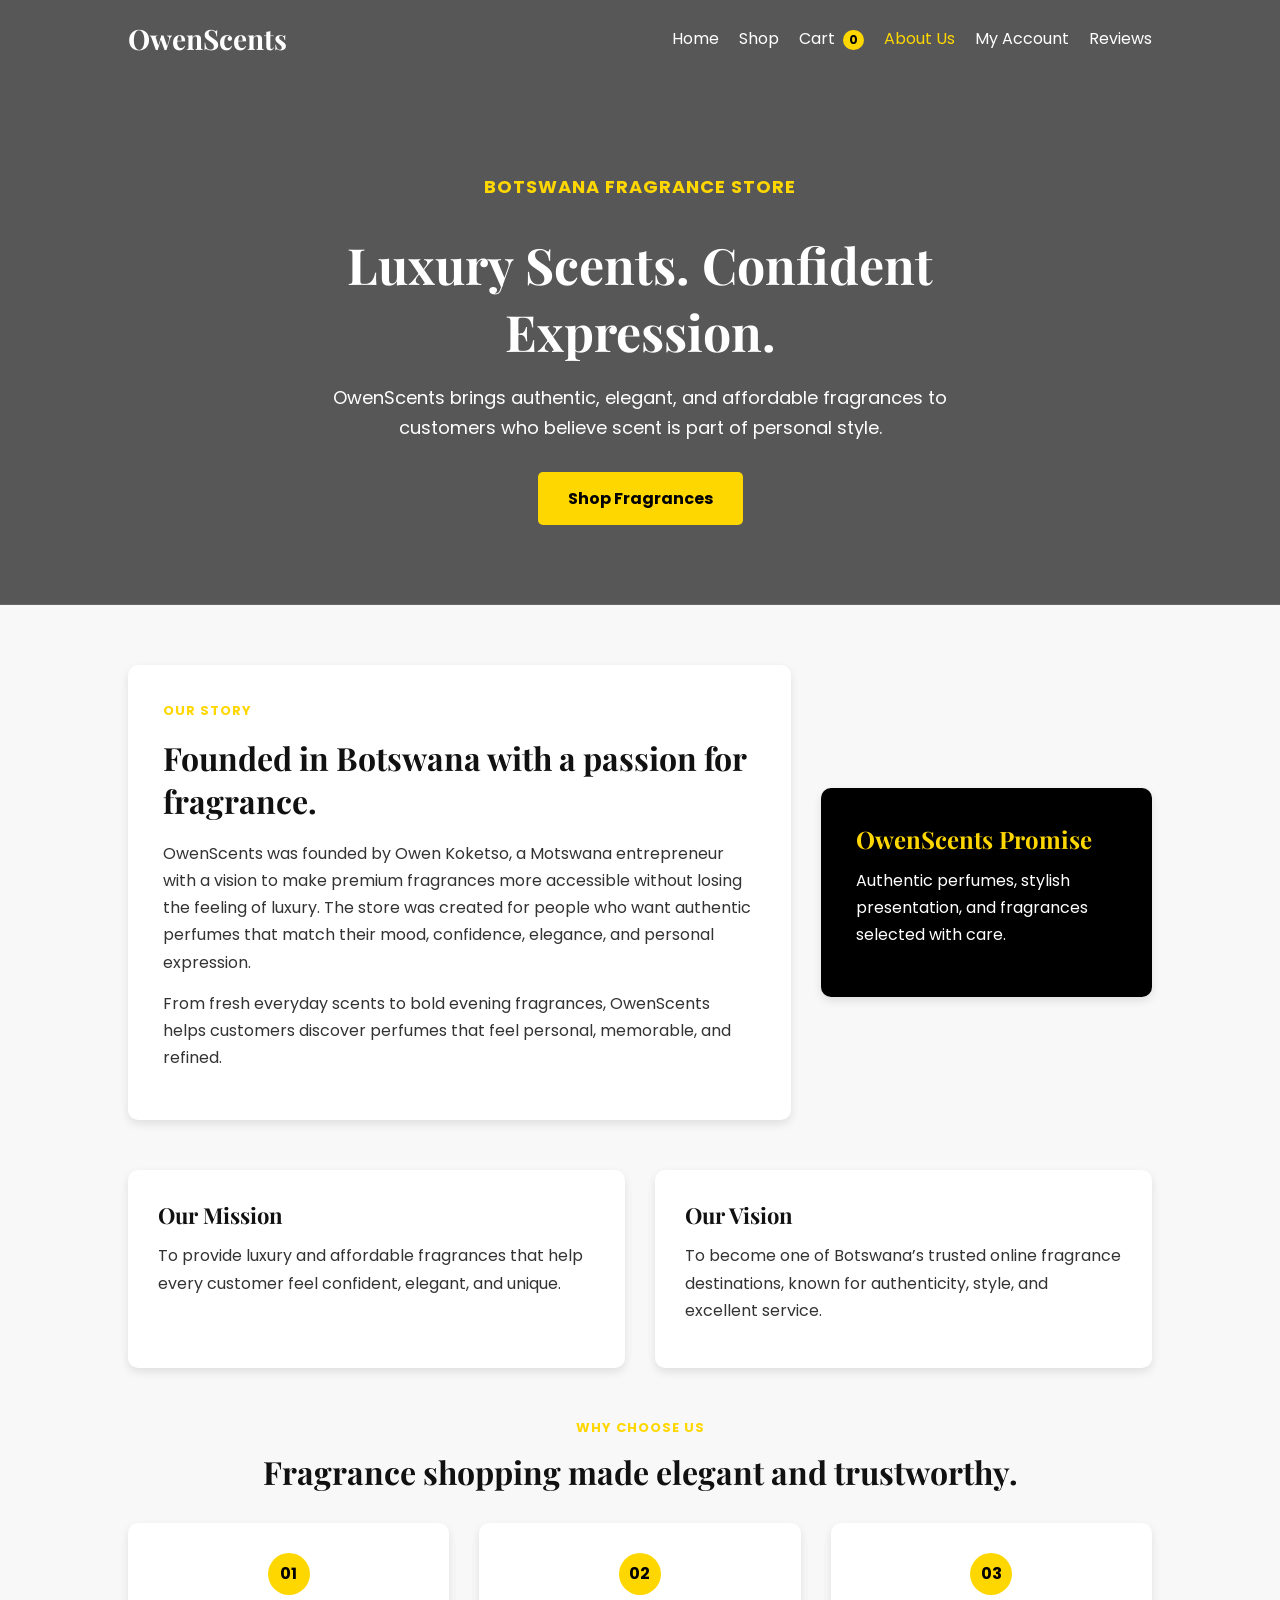
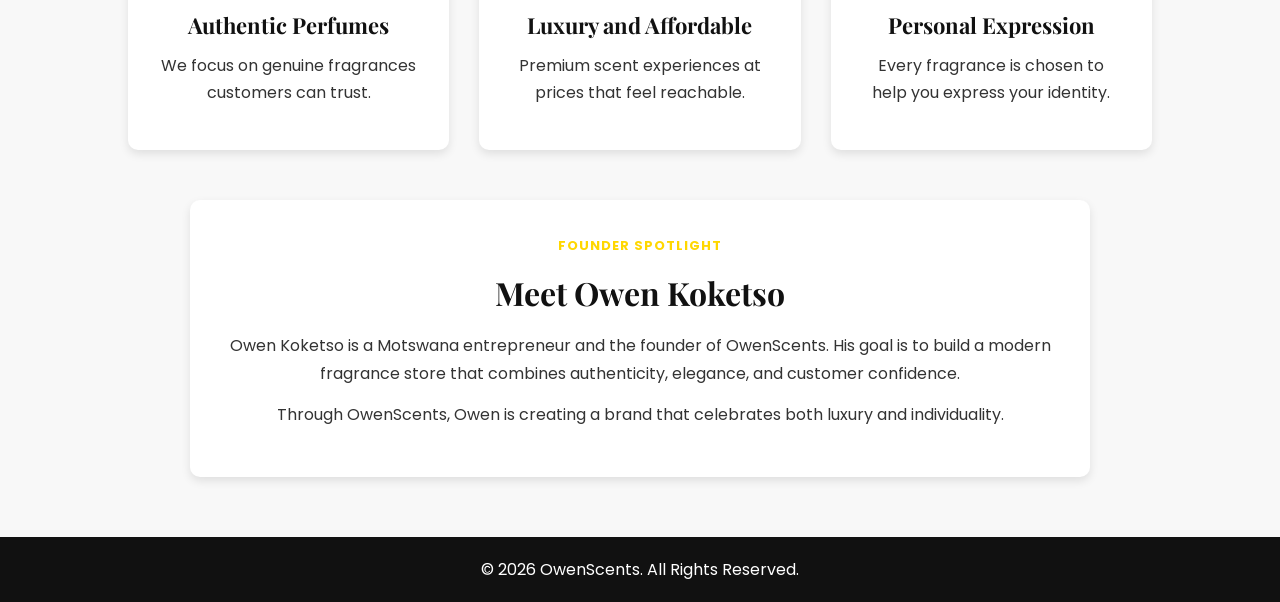
<file: about.html>
<!DOCTYPE html>
<html lang="en">
<head>
  <!-- Basic page setup -->
  <meta charset="UTF-8">
  <meta name="viewport" content="width=device-width, initial-scale=1.0">
  <title>About Us | OwenScents</title>

  <!-- Google Fonts for elegant headings and modern body text -->
  <link rel="preconnect" href="https://fonts.googleapis.com">
  <link rel="preconnect" href="https://fonts.gstatic.com" crossorigin>
  <link href="https://fonts.googleapis.com/css2?family=Playfair+Display:wght@600;700&family=Poppins:wght@400;500;600;700&display=swap" rel="stylesheet">

  <!-- External CSS file for the About page -->
  <link rel="stylesheet" href="about.css">
</head>

<body>
  <!-- Header and banner section -->
  <header>
    <nav>
      <h1 class="logo">OwenScents</h1>

      <!-- Website navigation links -->
      <ul>
        <li><a href="index.html">Home</a></li>
        <li><a href="shop.html">Shop</a></li>
        <li><a href="cart.html">Cart <span id="cart-count">0</span></a></li>
        <li><a href="about.html" class="active-link">About Us</a></li>
        <li><a href="account.html">My Account</a></li>
        <li><a href="reviews.html">Reviews</a></li>
      </ul>
    </nav>

    <!-- Main banner content -->
    <section class="banner-content">
      <p class="small-title">Botswana Fragrance Store</p>
      <h2>Luxury Scents. Confident Expression.</h2>
      <p>
        OwenScents brings authentic, elegant, and affordable fragrances to customers who believe scent is part of personal style.
      </p>
      <a href="shop.html" class="banner-btn">Shop Fragrances</a>
    </section>
  </header>

  <!-- Main About Us content -->
  <main>
    <!-- Story section explaining the background of the business -->
    <section class="about-section reveal">
      <div class="about-text">
        <p class="small-title">Our Story</p>
        <h2>Founded in Botswana with a passion for fragrance.</h2>
        <p>
          OwenScents was founded by Owen Koketso, a Motswana entrepreneur with a vision to make premium fragrances more accessible
          without losing the feeling of luxury. The store was created for people who want authentic perfumes that match their mood,
          confidence, elegance, and personal expression.
        </p>
        <p>
          From fresh everyday scents to bold evening fragrances, OwenScents helps customers discover perfumes that feel personal,
          memorable, and refined.
        </p>
      </div>

      <!-- Short promise card -->
      <div class="about-card">
        <h3>OwenScents Promise</h3>
        <p>Authentic perfumes, stylish presentation, and fragrances selected with care.</p>
      </div>
    </section>

    <!-- Mission and vision section -->
    <section class="mission-vision reveal">
      <article>
        <h3>Our Mission</h3>
        <p>
          To provide luxury and affordable fragrances that help every customer feel confident, elegant, and unique.
        </p>
      </article>

      <article>
        <h3>Our Vision</h3>
        <p>
          To become one of Botswana’s trusted online fragrance destinations, known for authenticity, style, and excellent service.
        </p>
      </article>
    </section>

    <!-- Features showing why customers should choose OwenScents -->
    <section class="why-choose reveal">
      <p class="small-title">Why Choose Us</p>
      <h2>Fragrance shopping made elegant and trustworthy.</h2>

      <div class="features">
        <article>
          <span>01</span>
          <h3>Authentic Perfumes</h3>
          <p>We focus on genuine fragrances customers can trust.</p>
        </article>

        <article>
          <span>02</span>
          <h3>Luxury and Affordable</h3>
          <p>Premium scent experiences at prices that feel reachable.</p>
        </article>

        <article>
          <span>03</span>
          <h3>Personal Expression</h3>
          <p>Every fragrance is chosen to help you express your identity.</p>
        </article>
      </div>
    </section>

    <!-- Founder information section -->
    <section class="founder reveal">
      <div>
        <p class="small-title">Founder Spotlight</p>
        <h2>Meet Owen Koketso</h2>
        <p>
          Owen Koketso is a Motswana entrepreneur and the founder of OwenScents. His goal is to build a modern fragrance store
          that combines authenticity, elegance, and customer confidence.
        </p>
        <p>
          Through OwenScents, Owen is creating a brand that celebrates both luxury and individuality.
        </p>
      </div>
    </section>
  </main>

  <!-- Footer section -->
  <footer>
    <p>&copy; 2026 OwenScents. All Rights Reserved.</p>
  </footer>

  <script>
    // Updates the cart number in the navigation using localStorage
    function updateCartCount() {
      const cart = JSON.parse(localStorage.getItem("owenScentsCart")) || [];
      const totalItems = cart.reduce((total, item) => total + item.quantity, 0);
      document.getElementById("cart-count").textContent = totalItems;
    }

    // Select all elements that should animate when they appear on screen
    const revealElements = document.querySelectorAll(".reveal");

    // Creates an observer that watches when sections enter the viewport
    const observer = new IntersectionObserver((entries) => {
      entries.forEach((entry) => {
        if (entry.isIntersecting) {
          entry.target.classList.add("show");
        }
      });
    }, {
      threshold: 0.2
    });

    // Apply the reveal animation observer to each reveal element
    revealElements.forEach((element) => {
      observer.observe(element);
    });

    // Run cart count update when the page loads
    updateCartCount();
  </script>
</body>
</html>
</file>
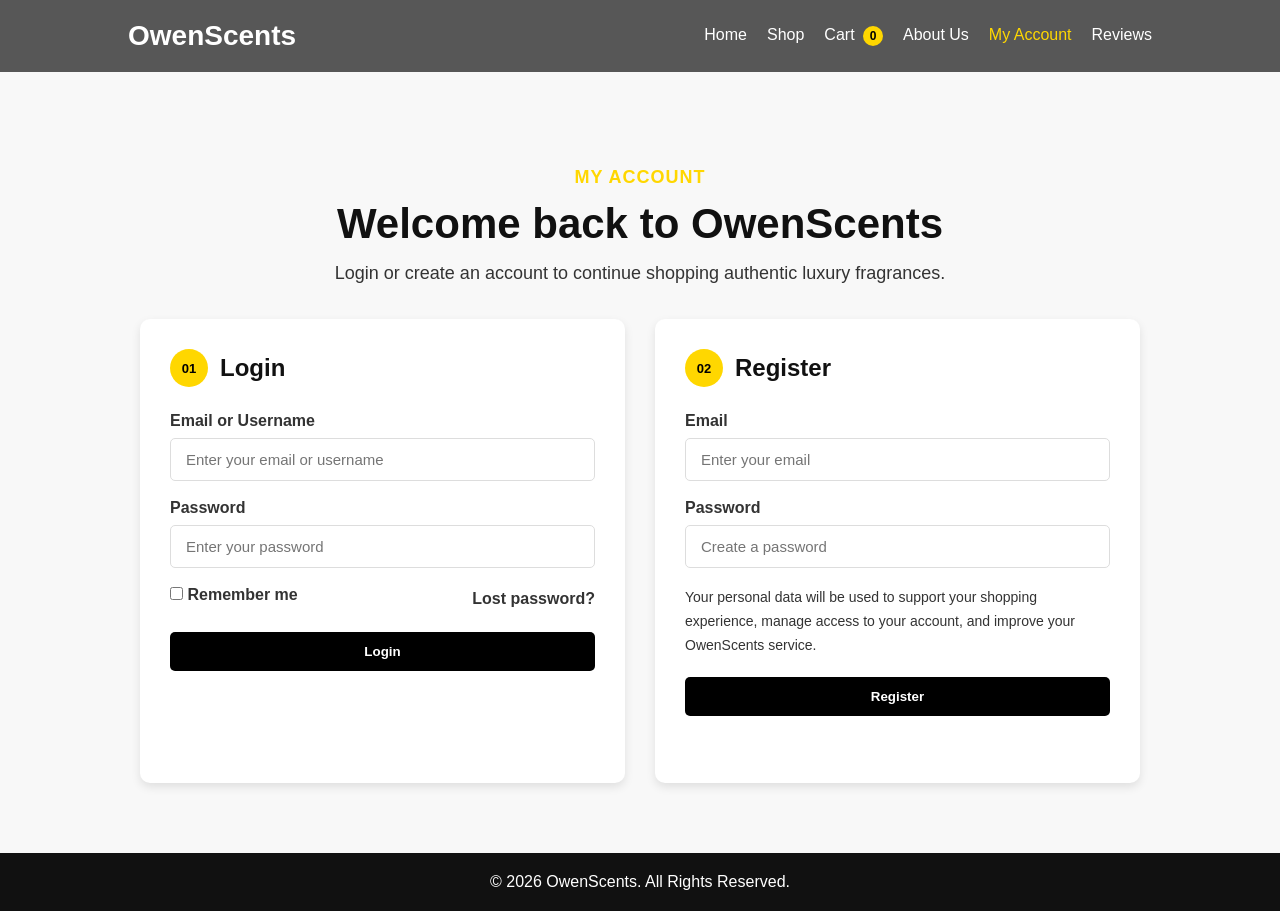
<file: account.html>
<!DOCTYPE html>
<html lang="en">
<head>
  <!-- Basic page settings -->
  <meta charset="UTF-8">
  <meta name="viewport" content="width=device-width, initial-scale=1.0">
  <title>My Account | OwenScents</title>

  <!-- Google Fonts used for stylish headings and body text -->
  <link rel="preconnect" href="https://fonts.googleapis.com">
  <link rel="preconnect" href="https://fonts.gstatic.com" crossorigin>
  <link href="https://fonts.googleapis.com/css2?family=Playfair+Display:wght@600;700&family=Poppins:wght@400;500;600;700&display=swap" rel="stylesheet">

  <!-- External CSS file for this page -->
  <link rel="stylesheet" href="account.css">
</head>

<body>
  <!-- Header section with navigation menu -->
  <header>
    <nav>
      <h1 class="logo">OwenScents</h1>

      <!-- Website navigation links -->
      <ul>
        <li><a href="index.html">Home</a></li>
        <li><a href="shop.html">Shop</a></li>
        <li><a href="cart.html">Cart <span id="cart-count">0</span></a></li>
        <li><a href="about.html">About Us</a></li>
        <li><a href="account.html" class="active-link">My Account</a></li>
        <li><a href="reviews.html">Reviews</a></li>
      </ul>
    </nav>
  </header>

  <!-- Main account page content -->
  <main class="account-page">
    <!-- Page introduction/banner -->
    <section class="account-banner">
      <p class="eyebrow">My Account</p>
      <h2>Welcome back to OwenScents</h2>
      <p>Login or create an account to continue shopping authentic luxury fragrances.</p>
    </section>

    <!-- Login and registration forms container -->
    <section class="account-wrapper">
      <!-- Login form -->
      <form class="account-card login-card" id="loginForm">
        <div class="card-heading">
          <span>01</span>
          <h3>Login</h3>
        </div>

        <!-- Login email/username input -->
        <label for="loginEmail">Email or Username</label>
        <input type="text" id="loginEmail" placeholder="Enter your email or username">

        <!-- Login password input -->
        <label for="loginPassword">Password</label>
        <input type="password" id="loginPassword" placeholder="Enter your password">

        <!-- Extra login options -->
        <div class="form-options">
          <label class="checkbox-row">
            <input type="checkbox" id="rememberMe">
            <span>Remember me</span>
          </label>

          <a href="#" class="lost-link">Lost password?</a>
        </div>

        <button type="submit">Login</button>
        <p class="form-message" id="loginMessage"></p>
      </form>

      <!-- Registration form -->
      <form class="account-card register-card" id="registerForm">
        <div class="card-heading">
          <span>02</span>
          <h3>Register</h3>
        </div>

        <!-- Registration email input -->
        <label for="registerEmail">Email</label>
        <input type="email" id="registerEmail" placeholder="Enter your email">

        <!-- Registration password input -->
        <label for="registerPassword">Password</label>
        <input type="password" id="registerPassword" placeholder="Create a password">

        <!-- Privacy notice -->
        <p class="privacy-text">
          Your personal data will be used to support your shopping experience, manage access to your account,
          and improve your OwenScents service.
        </p>

        <button type="submit">Register</button>
        <p class="form-message" id="registerMessage"></p>
      </form>
    </section>
  </main>

  <!-- Footer section -->
  <footer>
    <p>&copy; 2026 OwenScents. All Rights Reserved.</p>
  </footer>

  <script>
    // Updates the cart number shown in the navigation bar
    function updateCartCount() {
      const cart = JSON.parse(localStorage.getItem("owenScentsCart")) || [];
      const totalItems = cart.reduce((total, item) => total + item.quantity, 0);
      document.getElementById("cart-count").textContent = totalItems;
    }

    // Redirects the user to the shop page after a short delay
    function redirectToShop() {
      setTimeout(() => {
        window.location.href = "shop.html";
      }, 1000);
    }

    // Displays success or error messages under a form
    function showMessage(element, message, type) {
      element.textContent = message;
      element.className = "form-message " + type;
    }

    // Get form and message elements from the page
    const loginForm = document.getElementById("loginForm");
    const registerForm = document.getElementById("registerForm");
    const loginMessage = document.getElementById("loginMessage");
    const registerMessage = document.getElementById("registerMessage");

    // Handles login form submission
    loginForm.addEventListener("submit", (event) => {
      event.preventDefault();

      const email = document.getElementById("loginEmail").value.trim();
      const password = document.getElementById("loginPassword").value.trim();

      // Check that both login fields are filled
      if (email === "" || password === "") {
        showMessage(loginMessage, "Please enter your email or username and password.", "error");
        return;
      }

      alert("Successfully logged in");
      showMessage(loginMessage, "Successfully logged in. Redirecting to shop...", "success");
      redirectToShop();
    });

    // Handles registration form submission
    registerForm.addEventListener("submit", (event) => {
      event.preventDefault();

      const email = document.getElementById("registerEmail").value.trim();
      const password = document.getElementById("registerPassword").value.trim();

      // Check that both registration fields are filled
      if (email === "" || password === "") {
        showMessage(registerMessage, "Please enter your email and password.", "error");
        return;
      }

      alert("Successfully registered");
      showMessage(registerMessage, "Successfully registered. Redirecting to shop...", "success");
      redirectToShop();
    });

    // Run cart count update when the page loads
    updateCartCount();
  </script>
</body>
</html>
</file>
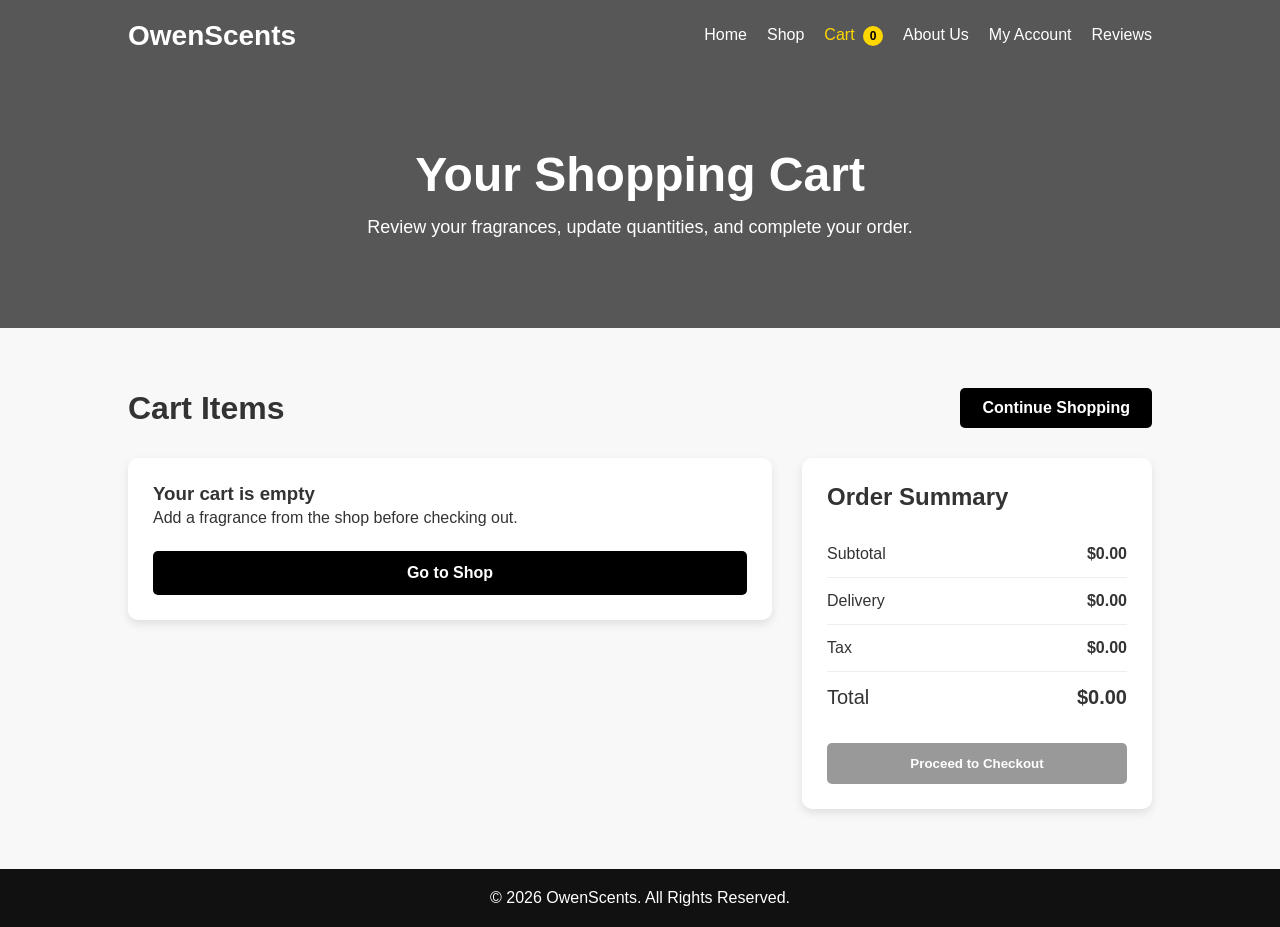
<file: cart.html>
<!DOCTYPE html>
<html lang="en">
<head>
    <!-- Basic page setup -->
    <meta charset="UTF-8">
    <meta name="viewport" content="width=device-width, initial-scale=1.0">
    <title>Owen Scents | Cart & Checkout</title>

    <!-- External CSS file for cart page styling -->
    <link rel="stylesheet" href="cart.css">
</head>

<body>
    <!-- Header section with navigation -->
    <header>
        <nav>
            <h1 class="logo">OwenScents</h1>

            <!-- Website navigation links -->
            <ul>
                <li><a href="index.html">Home</a></li>
                <li><a href="shop.html">Shop</a></li>
                <li><a href="cart.html" class="active-link">Cart <span id="cart-count">0</span></a></li>
                <li><a href="about.html">About Us</a></li>
                <li><a href="account.html">My Account</a></li>
                <li><a href="reviews.html">Reviews</a></li>
            </ul>
        </nav>

        <!-- Cart page banner -->
        <div class="cart-banner">
            <h2>Your Shopping Cart</h2>
            <p>Review your fragrances, update quantities, and complete your order.</p>
        </div>
    </header>

    <!-- Main cart and checkout content -->
    <main class="cart-page">
        <!-- Cart items section -->
        <section class="cart-section" id="cart-section">
            <div class="section-title">
                <h2>Cart Items</h2>
                <a href="shop.html">Continue Shopping</a>
            </div>

            <div class="cart-layout">
                <!-- Cart items will be inserted here using JavaScript -->
                <div class="cart-items" id="cart-items"></div>

                <!-- Order summary section -->
                <aside class="order-summary">
                    <h3>Order Summary</h3>

                    <div class="summary-row">
                        <span>Subtotal</span>
                        <strong id="subtotal">$0.00</strong>
                    </div>

                    <div class="summary-row">
                        <span>Delivery</span>
                        <strong id="delivery">$0.00</strong>
                    </div>

                    <div class="summary-row">
                        <span>Tax</span>
                        <strong id="tax">$0.00</strong>
                    </div>

                    <div class="summary-row total">
                        <span>Total</span>
                        <strong id="total">$0.00</strong>
                    </div>

                    <button id="checkout-button">Proceed to Checkout</button>
                </aside>
            </div>
        </section>

        <!-- Checkout form section -->
        <section class="checkout-section" id="checkout-section">
            <div class="section-title">
                <h2>Checkout</h2>
                <button id="back-to-cart">Back to Cart</button>
            </div>

            <form class="checkout-form" id="checkout-form">
                <!-- Delivery information form -->
                <div class="form-card">
                    <h3>Delivery Details</h3>

                    <label>Full Name
                        <input type="text" id="full-name" placeholder="Owen Smith" required>
                    </label>

                    <label>Email Address
                        <input type="email" id="email" placeholder="you@example.com" required>
                    </label>

                    <label>Phone Number
                        <input type="tel" id="phone" placeholder="+267 7000 0000" required>
                    </label>

                    <label>Delivery Address
                        <textarea id="address" placeholder="Street, city, country" required></textarea>
                    </label>
                </div>

                <!-- Payment information form -->
                <div class="form-card">
                    <h3>Payment Details</h3>

                    <label>Name on Card
                        <input type="text" id="card-name" placeholder="Owen Smith" required>
                    </label>

                    <label>Card Number
                        <input type="text" id="card-number" maxlength="19" placeholder="1234 5678 9012 3456" required>
                    </label>

                    <div class="two-columns">
                        <label>Expiry Date
                            <input type="text" id="expiry" maxlength="5" placeholder="MM/YY" required>
                        </label>

                        <label>CVV
                            <input type="password" id="cvv" maxlength="4" placeholder="123" required>
                        </label>
                    </div>

                    <div class="payment-total">
                        <span>Amount to Pay</span>
                        <strong id="checkout-total">$0.00</strong>
                    </div>

                    <button type="submit">Pay Now</button>
                </div>
            </form>
        </section>

        <!-- Success message shown after payment -->
        <section class="success-message" id="success-message">
            <h2>Payment Successful</h2>
            <p>Thank you for shopping with OwenScents. Your fragrance order has been placed.</p>
            <a href="shop.html">Shop More Fragrances</a>
        </section>
    </main>

    <!-- Footer section -->
    <footer>
        <p>&copy; 2026 OwenScents. All Rights Reserved.</p>
    </footer>

    <script>
        // Select important page elements
        const cartItemsContainer = document.getElementById("cart-items");
        const subtotalElement = document.getElementById("subtotal");
        const deliveryElement = document.getElementById("delivery");
        const taxElement = document.getElementById("tax");
        const totalElement = document.getElementById("total");
        const checkoutTotalElement = document.getElementById("checkout-total");
        const checkoutButton = document.getElementById("checkout-button");
        const cartSection = document.getElementById("cart-section");
        const checkoutSection = document.getElementById("checkout-section");
        const successMessage = document.getElementById("success-message");
        const backToCartButton = document.getElementById("back-to-cart");
        const checkoutForm = document.getElementById("checkout-form");
        const cartCountElement = document.getElementById("cart-count");

        // Load cart items from localStorage, or start with an empty cart
        let cart = JSON.parse(localStorage.getItem("owenScentsCart")) || [];

        // Save the current cart data to localStorage
        function saveCart() {
            localStorage.setItem("owenScentsCart", JSON.stringify(cart));
        }

        // Updates the cart number shown in the navigation bar
        function updateCartCount() {
            const totalItems = cart.reduce((total, item) => total + item.quantity, 0);
            cartCountElement.textContent = totalItems;
        }

        // Converts a number into a money format
        function formatMoney(amount) {
            return "$" + amount.toFixed(2);
        }

        // Calculates subtotal, delivery, tax, and total
        function calculateTotals() {
            const subtotal = cart.reduce((sum, item) => sum + item.price * item.quantity, 0);
            const delivery = subtotal > 0 ? 12 : 0;
            const tax = subtotal * 0.08;
            const total = subtotal + delivery + tax;

            subtotalElement.textContent = formatMoney(subtotal);
            deliveryElement.textContent = formatMoney(delivery);
            taxElement.textContent = formatMoney(tax);
            totalElement.textContent = formatMoney(total);
            checkoutTotalElement.textContent = formatMoney(total);

            checkoutButton.disabled = cart.length === 0;
            updateCartCount();
        }

        // Displays cart items on the page
        function renderCart() {
            cartItemsContainer.innerHTML = "";

            // Show empty cart message if there are no products
            if (cart.length === 0) {
                cartItemsContainer.innerHTML = `
                    <div class="empty-cart">
                        <h3>Your cart is empty</h3>
                        <p>Add a fragrance from the shop before checking out.</p>
                        <a href="shop.html">Go to Shop</a>
                    </div>
                `;
                calculateTotals();
                return;
            }

            // Create and display each cart item
            cart.forEach((item, index) => {
                const cartItem = document.createElement("div");
                cartItem.className = "cart-item";
                cartItem.innerHTML = `
                    <img src="${item.image}" alt="${item.name}">
                    <div class="item-details">
                        <h3>${item.name}</h3>
                        <p>${formatMoney(item.price)}</p>
                    </div>
                    <div class="quantity-controls">
                        <button type="button" onclick="changeQuantity(${index}, -1)">-</button>
                        <span>${item.quantity}</span>
                        <button type="button" onclick="changeQuantity(${index}, 1)">+</button>
                    </div>
                    <strong>${formatMoney(item.price * item.quantity)}</strong>
                    <button type="button" class="remove-button" onclick="removeItem(${index})">Remove</button>
                `;
                cartItemsContainer.appendChild(cartItem);
            });

            calculateTotals();
        }

        // Changes the quantity of a cart item
        function changeQuantity(index, amount) {
            cart[index].quantity += amount;

            // Remove item if quantity becomes less than 1
            if (cart[index].quantity < 1) {
                cart.splice(index, 1);
            }

            saveCart();
            renderCart();
        }

        // Removes an item completely from the cart
        function removeItem(index) {
            cart.splice(index, 1);
            saveCart();
            renderCart();
        }

        // Opens checkout section when checkout button is clicked
        checkoutButton.addEventListener("click", () => {
            if (cart.length === 0) {
                return;
            }

            cartSection.style.display = "none";
            checkoutSection.style.display = "block";
            window.scrollTo(0, 0);
        });

        // Returns user from checkout back to cart
        backToCartButton.addEventListener("click", () => {
            checkoutSection.style.display = "none";
            cartSection.style.display = "block";
            window.scrollTo(0, 0);
        });

        // Handles payment form submission
        checkoutForm.addEventListener("submit", event => {
            event.preventDefault();

            // Clear cart after successful payment
            cart = [];
            saveCart();
            updateCartCount();

            checkoutSection.style.display = "none";
            successMessage.style.display = "block";
            window.scrollTo(0, 0);
        });

        // Render cart items when the page first loads
        renderCart();
    </script>
</body>
</html>
</file>
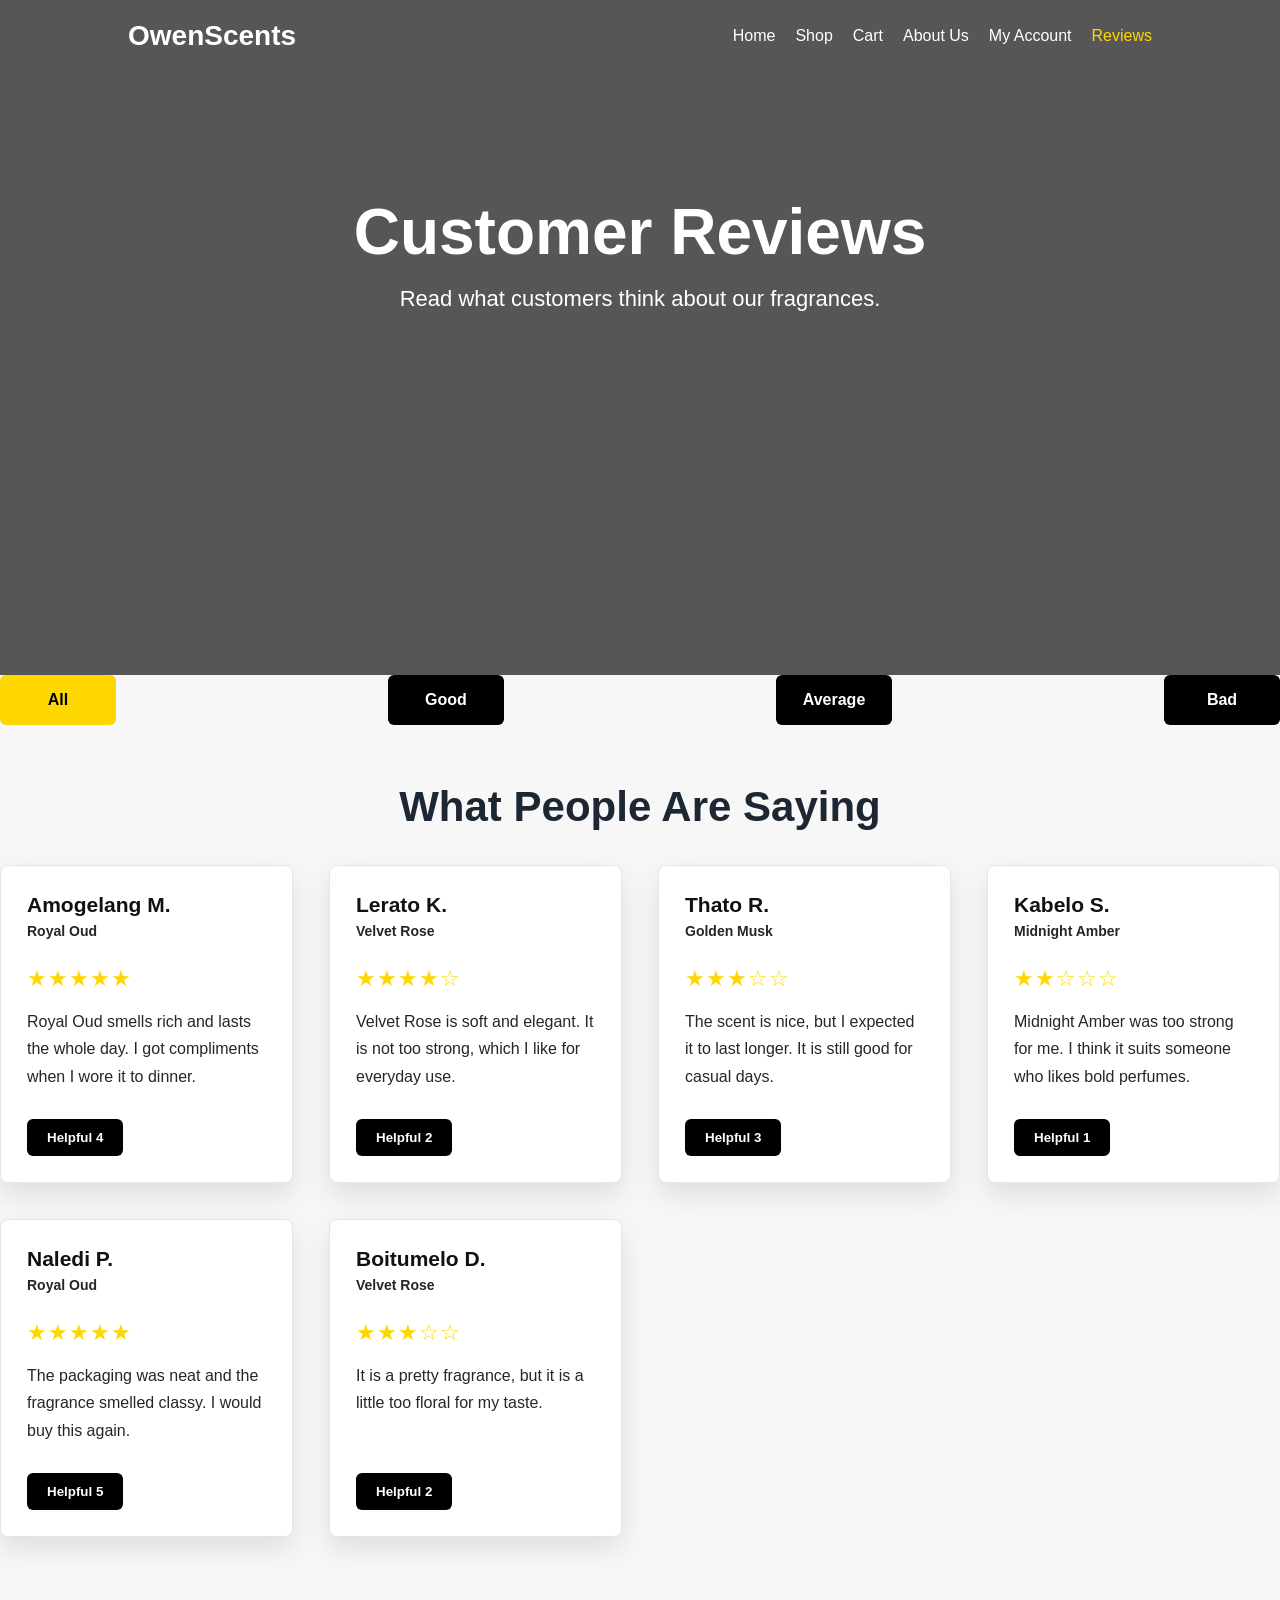
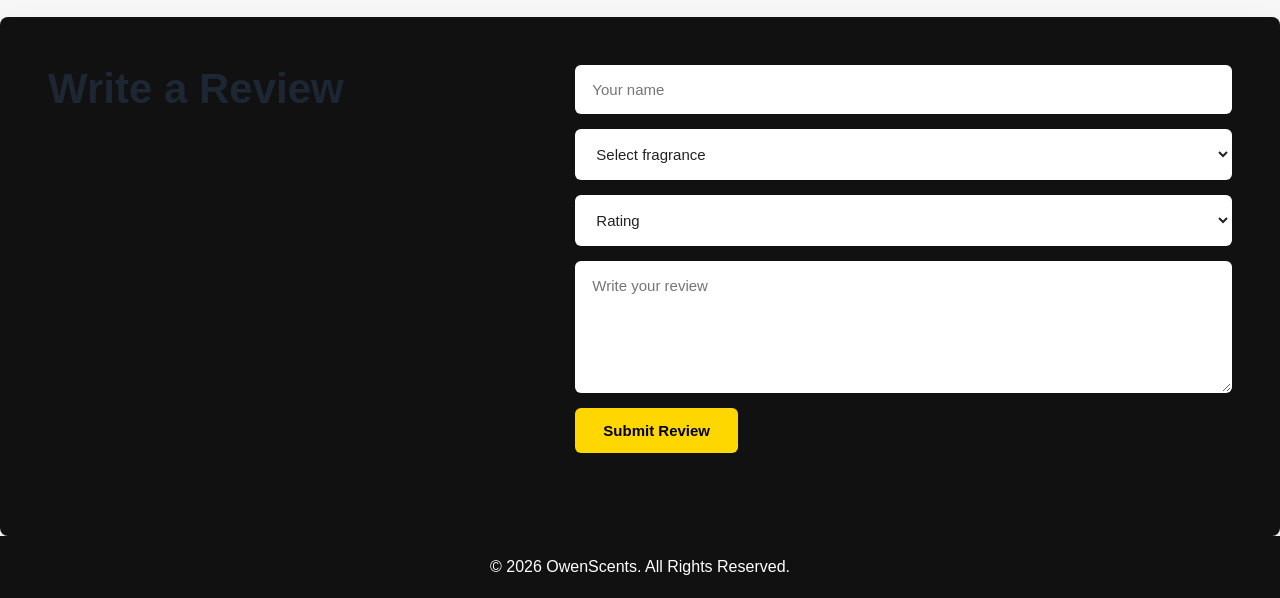
<file: review.html>
<!DOCTYPE html>
<html lang="en">
<head>
    <meta charset="UTF-8">
    <meta name="viewport" content="width=device-width, initial-scale=1.0">
    <title>Reviews | OwenScents</title>
    <link rel="stylesheet" href="reviews.css">
</head>

<body>
    <header>
        <nav>
            <h1 class="logo">OwenScents</h1>
            <ul>
                <li><a href="index.html">Home</a></li>
                <li><a href="shop.html">Shop</a></li>
                <li><a href="cart.html">Cart</a></li>
                <li><a href="about.html">About Us</a></li>
                <li><a href="account.html">My Account</a></li>
                <li><a href="reviews.html" class="active-link">Reviews</a></li>
            </ul>
        </nav>

        <div class="reviews-banner">
            <h2>Customer Reviews</h2>
            <p>Read what customers think about our fragrances.</p>
        </div>
    </header>

    <section class="review-controls">
        <button class="tab-button active" onclick="filterReviews('all')">All</button>
        <button class="tab-button" onclick="filterReviews('good')">Good</button>
        <button class="tab-button" onclick="filterReviews('average')">Average</button>
        <button class="tab-button" onclick="filterReviews('bad')">Bad</button>
    </section>

    <section class="reviews">
        <h2>What People Are Saying</h2>

        <div class="review-container" id="reviewContainer">
            <div class="review-card good">
                <h3>Amogelang M.</h3>
                <p class="product-name">Royal Oud</p>
                <p class="stars">★★★★★</p>
                <p>Royal Oud smells rich and lasts the whole day. I got compliments when I wore it to dinner.</p>
                <button onclick="markHelpful(this)">Helpful <span>4</span></button>
            </div>

            <div class="review-card good">
                <h3>Lerato K.</h3>
                <p class="product-name">Velvet Rose</p>
                <p class="stars">★★★★☆</p>
                <p>Velvet Rose is soft and elegant. It is not too strong, which I like for everyday use.</p>
                <button onclick="markHelpful(this)">Helpful <span>2</span></button>
            </div>

            <div class="review-card average">
                <h3>Thato R.</h3>
                <p class="product-name">Golden Musk</p>
                <p class="stars">★★★☆☆</p>
                <p>The scent is nice, but I expected it to last longer. It is still good for casual days.</p>
                <button onclick="markHelpful(this)">Helpful <span>3</span></button>
            </div>

            <div class="review-card bad">
                <h3>Kabelo S.</h3>
                <p class="product-name">Midnight Amber</p>
                <p class="stars">★★☆☆☆</p>
                <p>Midnight Amber was too strong for me. I think it suits someone who likes bold perfumes.</p>
                <button onclick="markHelpful(this)">Helpful <span>1</span></button>
            </div>

            <div class="review-card good">
                <h3>Naledi P.</h3>
                <p class="product-name">Royal Oud</p>
                <p class="stars">★★★★★</p>
                <p>The packaging was neat and the fragrance smelled classy. I would buy this again.</p>
                <button onclick="markHelpful(this)">Helpful <span>5</span></button>
            </div>

            <div class="review-card average">
                <h3>Boitumelo D.</h3>
                <p class="product-name">Velvet Rose</p>
                <p class="stars">★★★☆☆</p>
                <p>It is a pretty fragrance, but it is a little too floral for my taste.</p>
                <button onclick="markHelpful(this)">Helpful <span>2</span></button>
            </div>
        </div>
    </section>

    <section class="write-review">
        <h2>Write a Review</h2>

        <form id="reviewForm">
            <input type="text" id="name" placeholder="Your name">

            <select id="fragrance">
                <option value="">Select fragrance</option>
                <option value="Royal Oud">Royal Oud</option>
                <option value="Velvet Rose">Velvet Rose</option>
                <option value="Midnight Amber">Midnight Amber</option>
                <option value="Golden Musk">Golden Musk</option>
            </select>

            <select id="rating">
                <option value="">Rating</option>
                <option value="5">5 Stars</option>
                <option value="4">4 Stars</option>
                <option value="3">3 Stars</option>
                <option value="2">2 Stars</option>
                <option value="1">1 Star</option>
            </select>

            <textarea id="message" placeholder="Write your review"></textarea>

            <button type="submit">Submit Review</button>
            <p id="formMessage"></p>
        </form>
    </section>

    <footer>
        <p>&copy; 2026 OwenScents. All Rights Reserved.</p>
    </footer>

    <script>
        function filterReviews(type) {
            const cards = document.querySelectorAll(".review-card");
            const buttons = document.querySelectorAll(".tab-button");

            buttons.forEach(button => button.classList.remove("active"));
            event.target.classList.add("active");

            cards.forEach(card => {
                if (type === "all" || card.classList.contains(type)) {
                    card.style.display = "block";
                } else {
                    card.style.display = "none";
                }
            });
        }

        function markHelpful(button) {
            const number = button.querySelector("span");
            number.textContent = Number(number.textContent) + 1;
            button.textContent = "Thanks!";
            button.disabled = true;
        }

        function getStars(rating) {
            let stars = "";

            for (let i = 1; i <= 5; i++) {
                stars += i <= rating ? "★" : "☆";
            }

            return stars;
        }

        document.getElementById("reviewForm").addEventListener("submit", function(event) {
            event.preventDefault();

            const name = document.getElementById("name").value.trim();
            const fragrance = document.getElementById("fragrance").value;
            const rating = document.getElementById("rating").value;
            const message = document.getElementById("message").value.trim();
            const formMessage = document.getElementById("formMessage");

            if (name === "" || fragrance === "" || rating === "" || message === "") {
                formMessage.textContent = "Please fill in all fields.";
                formMessage.style.color = "crimson";
                return;
            }

            let reviewType = "bad";

            if (rating >= 4) {
                reviewType = "good";
            } else if (rating == 3) {
                reviewType = "average";
            }

            const newReview = document.createElement("div");
            newReview.className = "review-card " + reviewType;
            newReview.innerHTML = `
                <h3>${name}</h3>
                <p class="product-name">${fragrance}</p>
                <p class="stars">${getStars(rating)}</p>
                <p>${message}</p>
                <button onclick="markHelpful(this)">Helpful <span>0</span></button>
            `;

            document.getElementById("reviewContainer").prepend(newReview);
            document.getElementById("reviewForm").reset();
            formMessage.textContent = "Your review has been added.";
            formMessage.style.color = "green";
        });
    </script>
</body>
</html>
</file>
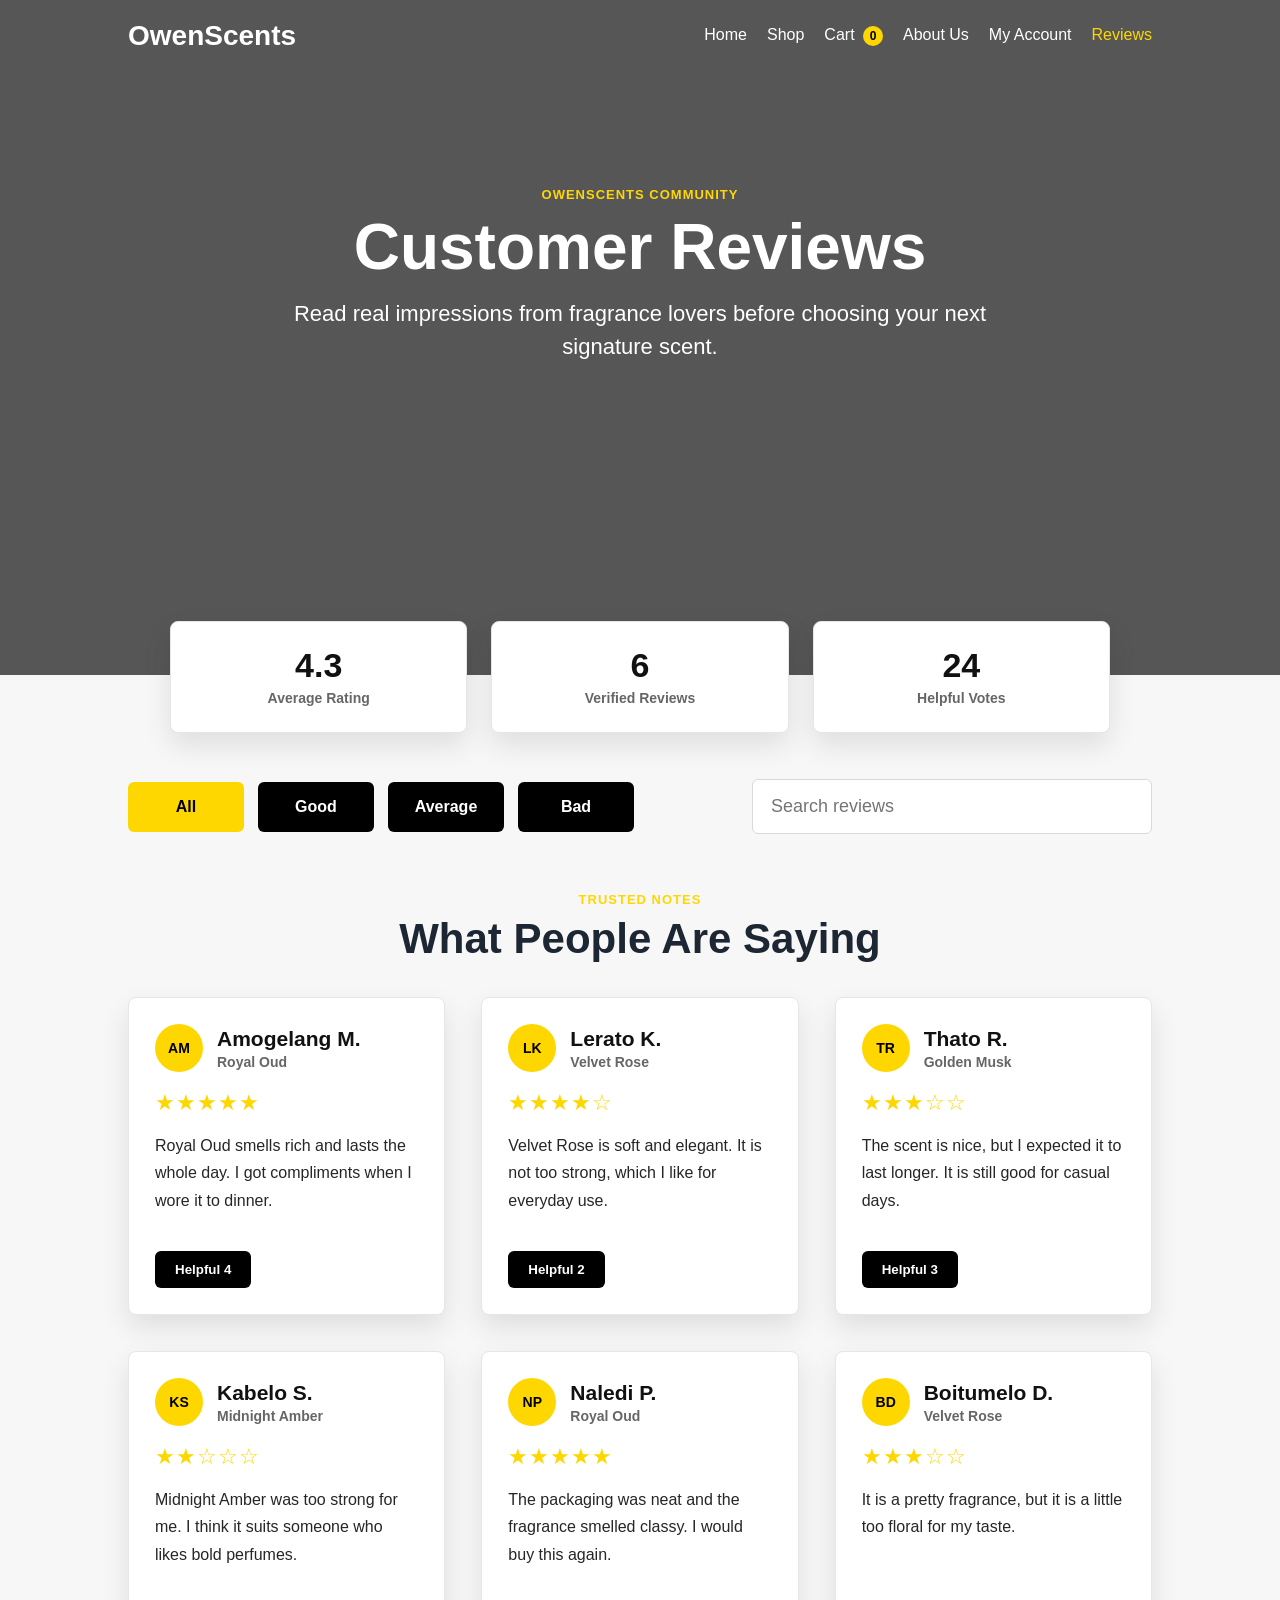
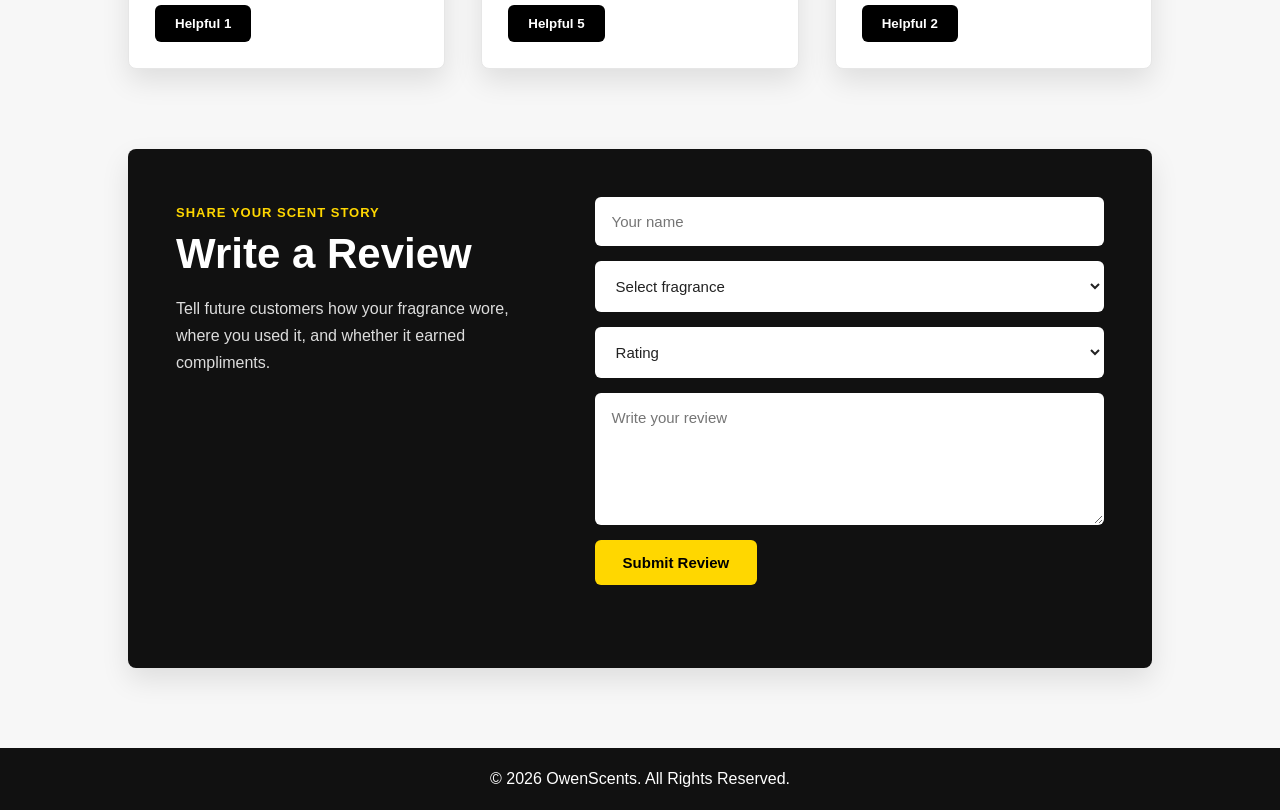
<file: reviews.html>
<!DOCTYPE html>
<html lang="en">
<head>
    <!-- Basic page setup -->
    <meta charset="UTF-8">
    <meta name="viewport" content="width=device-width, initial-scale=1.0">
    <title>Reviews | OwenScents</title>

    <!-- External CSS file for reviews page styling -->
    <link rel="stylesheet" href="reviews.css">
</head>

<body>
    <!-- Header section with navigation and page banner -->
    <header>
        <nav>
            <h1 class="logo">OwenScents</h1>

            <!-- Website navigation links -->
            <ul>
                <li><a href="index.html">Home</a></li>
                <li><a href="shop.html">Shop</a></li>
                <li><a href="cart.html">Cart <span id="cart-count">0</span></a></li>
                <li><a href="about.html">About Us</a></li>
                <li><a href="account.html">My Account</a></li>
                <li><a href="reviews.html" class="active-link">Reviews</a></li>
            </ul>
        </nav>

        <!-- Reviews page banner -->
        <div class="reviews-banner">
            <p class="eyebrow">OwenScents Community</p>
            <h2>Customer Reviews</h2>
            <p>Read real impressions from fragrance lovers before choosing your next signature scent.</p>
        </div>
    </header>

    <main>
        <!-- Short summary of review statistics -->
        <section class="review-summary" aria-label="Review highlights">
            <article>
                <span>4.3</span>
                <p>Average Rating</p>
            </article>

            <article>
                <span>6</span>
                <p>Verified Reviews</p>
            </article>

            <article>
                <span>24</span>
                <p>Helpful Votes</p>
            </article>
        </section>

        <!-- Review filter buttons and search bar -->
        <section class="review-controls">
            <div class="filter-buttons" aria-label="Filter reviews">
                <button class="tab-button active" onclick="filterReviews('all', this)">All</button>
                <button class="tab-button" onclick="filterReviews('good', this)">Good</button>
                <button class="tab-button" onclick="filterReviews('average', this)">Average</button>
                <button class="tab-button" onclick="filterReviews('bad', this)">Bad</button>
            </div>

            <input type="search" id="reviewSearch" placeholder="Search reviews" oninput="searchReviews()">
        </section>

        <!-- Customer reviews section -->
        <section class="reviews">
            <p class="section-kicker">Trusted notes</p>
            <h2>What People Are Saying</h2>

            <!-- Review cards container -->
            <div class="review-container" id="reviewContainer">
                <!-- Review card 1 -->
                <div class="review-card good">
                    <div class="review-topline">
                        <span class="avatar">AM</span>
                        <div>
                            <h3>Amogelang M.</h3>
                            <p class="product-name">Royal Oud</p>
                        </div>
                    </div>
                    <p class="stars">&#9733;&#9733;&#9733;&#9733;&#9733;</p>
                    <p>Royal Oud smells rich and lasts the whole day. I got compliments when I wore it to dinner.</p>
                    <button onclick="markHelpful(this)">Helpful <span>4</span></button>
                </div>

                <!-- Review card 2 -->
                <div class="review-card good">
                    <div class="review-topline">
                        <span class="avatar">LK</span>
                        <div>
                            <h3>Lerato K.</h3>
                            <p class="product-name">Velvet Rose</p>
                        </div>
                    </div>
                    <p class="stars">&#9733;&#9733;&#9733;&#9733;&#9734;</p>
                    <p>Velvet Rose is soft and elegant. It is not too strong, which I like for everyday use.</p>
                    <button onclick="markHelpful(this)">Helpful <span>2</span></button>
                </div>

                <!-- Review card 3 -->
                <div class="review-card average">
                    <div class="review-topline">
                        <span class="avatar">TR</span>
                        <div>
                            <h3>Thato R.</h3>
                            <p class="product-name">Golden Musk</p>
                        </div>
                    </div>
                    <p class="stars">&#9733;&#9733;&#9733;&#9734;&#9734;</p>
                    <p>The scent is nice, but I expected it to last longer. It is still good for casual days.</p>
                    <button onclick="markHelpful(this)">Helpful <span>3</span></button>
                </div>

                <!-- Review card 4 -->
                <div class="review-card bad">
                    <div class="review-topline">
                        <span class="avatar">KS</span>
                        <div>
                            <h3>Kabelo S.</h3>
                            <p class="product-name">Midnight Amber</p>
                        </div>
                    </div>
                    <p class="stars">&#9733;&#9733;&#9734;&#9734;&#9734;</p>
                    <p>Midnight Amber was too strong for me. I think it suits someone who likes bold perfumes.</p>
                    <button onclick="markHelpful(this)">Helpful <span>1</span></button>
                </div>

                <!-- Review card 5 -->
                <div class="review-card good">
                    <div class="review-topline">
                        <span class="avatar">NP</span>
                        <div>
                            <h3>Naledi P.</h3>
                            <p class="product-name">Royal Oud</p>
                        </div>
                    </div>
                    <p class="stars">&#9733;&#9733;&#9733;&#9733;&#9733;</p>
                    <p>The packaging was neat and the fragrance smelled classy. I would buy this again.</p>
                    <button onclick="markHelpful(this)">Helpful <span>5</span></button>
                </div>

                <!-- Review card 6 -->
                <div class="review-card average">
                    <div class="review-topline">
                        <span class="avatar">BD</span>
                        <div>
                            <h3>Boitumelo D.</h3>
                            <p class="product-name">Velvet Rose</p>
                        </div>
                    </div>
                    <p class="stars">&#9733;&#9733;&#9733;&#9734;&#9734;</p>
                    <p>It is a pretty fragrance, but it is a little too floral for my taste.</p>
                    <button onclick="markHelpful(this)">Helpful <span>2</span></button>
                </div>
            </div>
        </section>

        <!-- Form section where customers can submit their own review -->
        <section class="write-review">
            <div class="review-form-copy">
                <p class="section-kicker">Share your scent story</p>
                <h2>Write a Review</h2>
                <p>Tell future customers how your fragrance wore, where you used it, and whether it earned compliments.</p>
            </div>

            <form id="reviewForm">
                <input type="text" id="name" placeholder="Your name">

                <!-- Fragrance selection dropdown -->
                <select id="fragrance">
                    <option value="">Select fragrance</option>
                    <option value="Royal Oud">Royal Oud</option>
                    <option value="Velvet Rose">Velvet Rose</option>
                    <option value="Midnight Amber">Midnight Amber</option>
                    <option value="Prada Milano">Prada Milano</option>
                    <option value="Cedar Noir">Cedar Noir</option>
                    <option value="Stronger With You">Stronger With You</option>
                    <option value="Black Veltiver">Black Vetiver</option>
                    <option value="Leather Storm">Leather Storm</option>
                    <option value="Spiced Tobacco">Spiced Tobacco</option>
                    <option value="Urban Musk">Urban Musk</option>
                    <option value="Silver Sage">Silver Sage</option>
                    <option value="Night Emperor">Night Emperor</option>
                    <option value="Atlas Woods">Atlas Woods</option>
                    <option value="Amber Knight">Amber Knight</option>
                    <option value="Fresh Bergamont">Fresh Bergamont</option>
                    <option value="Smoked Pine">Smoked Pine</option>
                    <option value="Dark Saffron">Dark Saffron</option>
                    <option value="Iron Citrus">Iron Citrus</option>
                    <option value="Bourbon Cedar">Bourbon Cedar</option>
                    <option value="Noir Legend">Noir Legend</option>
                    <option value="Blue Horizon">Blue Horizon</option>
                    <option value="Imperial Spice">Imperial Spice</option>
                    <option value="Blush Peony">Blush Peony</option>
                    <option value="Pink Orchid">Pink Orchid</option>
                </select>

                <!-- Rating selection dropdown -->
                <select id="rating">
                    <option value="">Rating</option>
                    <option value="5">5 Stars</option>
                    <option value="4">4 Stars</option>
                    <option value="3">3 Stars</option>
                    <option value="2">2 Stars</option>
                    <option value="1">1 Star</option>
                </select>

                <textarea id="message" placeholder="Write your review"></textarea>

                <button type="submit">Submit Review</button>
                <p id="formMessage"></p>
            </form>
        </section>
    </main>

    <!-- Footer section -->
    <footer>
        <p>&copy; 2026 OwenScents. All Rights Reserved.</p>
    </footer>

    <script>
        // Stores the currently selected review filter
        let activeFilter = "all";

        // Updates the cart number in the navigation using localStorage
        function updateCartCount() {
            const cart = JSON.parse(localStorage.getItem("owenScentsCart")) || [];
            const totalItems = cart.reduce((total, item) => total + item.quantity, 0);
            document.getElementById("cart-count").textContent = totalItems;
        }

        // Applies both category filtering and search filtering to review cards
        function applyReviewFilters() {
            const cards = document.querySelectorAll(".review-card");
            const searchTerm = document.getElementById("reviewSearch").value.toLowerCase();

            cards.forEach(card => {
                const matchesFilter = activeFilter === "all" || card.classList.contains(activeFilter);
                const matchesSearch = card.textContent.toLowerCase().includes(searchTerm);

                card.style.display = matchesFilter && matchesSearch ? "block" : "none";
            });
        }

        // Changes the active review filter when a filter button is clicked
        function filterReviews(type, selectedButton) {
            const buttons = document.querySelectorAll(".tab-button");

            activeFilter = type;
            buttons.forEach(button => button.classList.remove("active"));
            selectedButton.classList.add("active");
            applyReviewFilters();
        }

        // Runs filtering whenever the search input changes
        function searchReviews() {
            applyReviewFilters();
        }

        // Increases the helpful count when a user clicks a helpful button
        function markHelpful(button) {
            const number = button.querySelector("span");
            number.textContent = Number(number.textContent) + 1;
            button.textContent = "Thanks!";
            button.disabled = true;
        }

        // Converts a numeric rating into star symbols
        function getStars(rating) {
            let stars = "";

            for (let i = 1; i <= 5; i++) {
                stars += i <= rating ? "&#9733;" : "&#9734;";
            }

            return stars;
        }

        // Handles new review form submission
        document.getElementById("reviewForm").addEventListener("submit", function(event) {
            event.preventDefault();

            const name = document.getElementById("name").value.trim();
            const fragrance = document.getElementById("fragrance").value;
            const rating = document.getElementById("rating").value;
            const message = document.getElementById("message").value.trim();
            const formMessage = document.getElementById("formMessage");

            // Check that all form fields are filled
            if (name === "" || fragrance === "" || rating === "" || message === "") {
                formMessage.textContent = "Please fill in all fields.";
                formMessage.className = "error";
                return;
            }

            let reviewType = "bad";

            // Assign review category based on selected rating
            if (rating >= 4) {
                reviewType = "good";
            } else if (rating == 3) {
                reviewType = "average";
            }

            // Create a new review card and add it to the top
            const newReview = document.createElement("div");
            newReview.className = "review-card " + reviewType;
            newReview.innerHTML = `
                <div class="review-topline">
                    <span class="avatar">${name.slice(0, 2).toUpperCase()}</span>
                    <div>
                        <h3>${name}</h3>
                        <p class="product-name">${fragrance}</p>
                    </div>
                </div>
                <p class="stars">${getStars(rating)}</p>
                <p>${message}</p>
                <button onclick="markHelpful(this)">Helpful <span>0</span></button>
            `;

            document.getElementById("reviewContainer").prepend(newReview);
            document.getElementById("reviewForm").reset();

            formMessage.textContent = "Your review has been added.";
            formMessage.className = "success";
            applyReviewFilters();
        });

        // Update cart count when the page loads
        updateCartCount();
    </script>
</body>
</html>
</file>
<file: about.css>
* {
    margin: 0;
    padding: 0;
    box-sizing: border-box;
}

body {
    background: #f8f8f8;
    color: #333;
    font-family: "Poppins", Arial, Helvetica, sans-serif;
}

h1,
h2,
h3 {
    font-family: "Playfair Display", Georgia, serif;
}

header {
    background:
        linear-gradient(rgba(0, 0, 0, 0.65), rgba(0, 0, 0, 0.65)),
        url("https://images.unsplash.com/photo-1592945403244-b3fbafd7f539?auto=format&fit=crop&w=1600&q=80");
    background-size: cover;
    background-position: center;
    color: white;
}

nav {
    display: flex;
    justify-content: space-between;
    align-items: center;
    padding: 20px 10%;
}

.logo {
    font-size: 28px;
    font-weight: bold;
}

nav ul {
    display: flex;
    list-style: none;
    flex-wrap: wrap;
    justify-content: flex-end;
}

nav ul li {
    margin-left: 20px;
}

nav ul li a {
    text-decoration: none;
    color: white;
    font-size: 16px;
}

nav ul li a:hover,
.active-link {
    color: #ffd700;
}
#cart-count {
    display: inline-flex;
    align-items: center;
    justify-content: center;
    min-width: 20px;
    height: 20px;
    margin-left: 4px;
    padding: 0 6px;
    background: #ffd700;
    color: black;
    border-radius: 50px;
    font-size: 12px;
    font-weight: bold;
}

.banner-content {
    text-align: center;
    padding: 95px 10% 80px;
    max-width: 900px;
    margin: 0 auto;
}

.small-title {
    color: #ffd700;
    font-weight: 700;
    text-transform: uppercase;
    letter-spacing: 1px;
    font-size: 13px;
    margin-bottom: 12px;
}

.banner-content h2 {
    font-size: 50px;
    margin-bottom: 18px;
}

.banner-content p {
    font-size: 18px;
    line-height: 1.7;
    margin-bottom: 28px;
}

.banner-btn {
    display: inline-block;
    padding: 14px 30px;
    background: #ffd700;
    color: black;
    text-decoration: none;
    font-weight: 700;
    border-radius: 5px;
}

.banner-btn:hover {
    background: white;
}

main {
    padding: 60px 10%;
}

.about-section {
    display: grid;
    grid-template-columns: 2fr 1fr;
    gap: 30px;
    align-items: center;
    margin-bottom: 50px;
}

.about-text,
.founder {
    background: white;
    border-radius: 10px;
    padding: 35px;
    box-shadow: 0 4px 10px rgba(0, 0, 0, 0.1);
}

.about-text h2,
.why-choose h2,
.founder h2 {
    font-size: 32px;
    margin-bottom: 18px;
    color: #111;
}

.about-text p,
.about-card p,
.mission-vision p,
.features p,
.founder p {
    line-height: 1.7;
    margin-bottom: 14px;
}

.about-card {
    background: black;
    color: white;
    border-radius: 10px;
    padding: 35px;
    box-shadow: 0 4px 10px rgba(0, 0, 0, 0.1);
}

.about-card h3 {
    color: #ffd700;
    font-size: 24px;
    margin-bottom: 12px;
}

.mission-vision {
    display: grid;
    grid-template-columns: repeat(2, 1fr);
    gap: 30px;
    margin-bottom: 50px;
}

.mission-vision article,
.features article {
    background: white;
    border-radius: 10px;
    padding: 30px;
    box-shadow: 0 4px 10px rgba(0, 0, 0, 0.1);
    transition: 0.3s;
}

.mission-vision article:hover,
.features article:hover {
    transform: translateY(-10px);
}

.mission-vision h3,
.features h3 {
    font-size: 22px;
    margin-bottom: 12px;
    color: #111;
}

.why-choose {
    text-align: center;
    margin-bottom: 50px;
}

.features {
    display: grid;
    grid-template-columns: repeat(auto-fit, minmax(220px, 1fr));
    gap: 30px;
    margin-top: 30px;
}

.features span {
    display: inline-flex;
    align-items: center;
    justify-content: center;
    width: 42px;
    height: 42px;
    background: #ffd700;
    color: black;
    border-radius: 50%;
    font-weight: 700;
    margin-bottom: 15px;
}

.founder {
    max-width: 900px;
    margin: 0 auto;
    text-align: center;
}

footer {
    background: #111;
    color: white;
    text-align: center;
    padding: 20px;
}

.reveal {
    opacity: 0;
    transform: translateY(25px);
    transition: 0.7s ease;
}

.reveal.show {
    opacity: 1;
    transform: translateY(0);
}

@media (max-width: 760px) {
    nav {
        flex-direction: column;
        gap: 18px;
        padding: 20px 6%;
    }

    nav ul {
        justify-content: center;
        gap: 12px;
    }

    nav ul li {
        margin-left: 0;
    }

    .banner-content {
        padding: 70px 6% 60px;
    }

    .banner-content h2 {
        font-size: 36px;
    }

    main {
        padding: 40px 6%;
    }

    .about-section,
    .mission-vision {
        grid-template-columns: 1fr;
    }

    .about-text,
    .about-card,
    .mission-vision article,
    .features article,
    .founder {
        padding: 25px;
    }

    .about-text h2,
    .why-choose h2,
    .founder h2 {
        font-size: 28px;
    }
}
</file>
<file: account.css>
* {
    margin: 0;
    padding: 0;
    box-sizing: border-box;
    font-family: Arial, Helvetica, sans-serif;
}

body {
    background: #f8f8f8;
    color: #333;
}

header {
    background:
        linear-gradient(rgba(0, 0, 0, 0.65), rgba(0, 0, 0, 0.65)),
        url("https://images.unsplash.com/photo-1592945403244-b3fbafd7f539?auto=format&fit=crop&w=1600&q=80");
    background-size: cover;
    background-position: center;
    color: white;
}

nav {
    display: flex;
    justify-content: space-between;
    align-items: center;
    padding: 20px 10%;
}

.logo {
    font-size: 28px;
    font-weight: bold;
}

nav ul {
    display: flex;
    list-style: none;
    flex-wrap: wrap;
    justify-content: flex-end;
}

nav ul li {
    margin-left: 20px;
}

nav ul li a {
    text-decoration: none;
    color: white;
    font-size: 16px;
}

nav ul li a:hover,
.active-link {
    color: #ffd700;
}
#cart-count {
    display: inline-flex;
    align-items: center;
    justify-content: center;
    min-width: 20px;
    height: 20px;
    margin-left: 4px;
    padding: 0 6px;
    background: #ffd700;
    color: black;
    border-radius: 50px;
    font-size: 12px;
    font-weight: bold;
}

.account-page {
    padding: 50px 10% 70px;
}

.account-banner {
    text-align: center;
    padding: 45px 10% 35px;
}

.eyebrow {
    color: #ffd700;
    font-weight: bold;
    text-transform: uppercase;
    letter-spacing: 1px;
    font-size: 13px;
    margin-bottom: 12px;
}

.account-banner h2 {
    font-size: 42px;
    margin-bottom: 15px;
    color: #111;
}

.account-banner p {
    font-size: 18px;
}

.account-wrapper {
    display: grid;
    grid-template-columns: repeat(2, 1fr);
    gap: 30px;
    max-width: 1000px;
    margin: 0 auto;
}

.account-card {
    background: white;
    border-radius: 10px;
    box-shadow: 0 4px 10px rgba(0, 0, 0, 0.1);
    padding: 30px;
    transition: 0.3s;
}

.account-card:hover {
    transform: translateY(-10px);
}

.card-heading {
    display: flex;
    align-items: center;
    gap: 12px;
    margin-bottom: 25px;
}

.card-heading span {
    display: inline-flex;
    align-items: center;
    justify-content: center;
    min-width: 38px;
    height: 38px;
    padding: 0 10px;
    background: #ffd700;
    color: black;
    border-radius: 50px;
    font-size: 13px;
    font-weight: bold;
}

.card-heading h3 {
    font-size: 24px;
    color: #111;
}

.account-card label {
    display: block;
    font-weight: bold;
    margin-bottom: 8px;
}

.account-card input[type="text"],
.account-card input[type="email"],
.account-card input[type="password"] {
    width: 100%;
    padding: 12px 15px;
    border: 1px solid #ddd;
    border-radius: 5px;
    outline: none;
    font-size: 15px;
    margin-bottom: 18px;
}

.account-card input:focus {
    border-color: #ffd700;
    box-shadow: 0 0 0 3px rgba(255, 215, 0, 0.25);
}

.form-options {
    display: flex;
    justify-content: space-between;
    align-items: center;
    gap: 15px;
    margin-bottom: 20px;
}

.checkbox-row {
    display: flex;
    align-items: center;
    gap: 8px;
    margin-bottom: 0;
    font-weight: normal;
}

.checkbox-row input {
    accent-color: #ffd700;
}

.lost-link {
    color: #333;
    text-decoration: none;
    font-weight: bold;
}

.lost-link:hover {
    color: #ffd700;
}

.privacy-text {
    line-height: 1.7;
    margin-bottom: 20px;
    font-size: 14px;
}

.account-card button {
    width: 100%;
    padding: 12px 20px;
    border: none;
    background: black;
    color: white;
    cursor: pointer;
    border-radius: 5px;
    font-weight: bold;
}

.account-card button:hover {
    background: #ffd700;
    color: black;
}

.form-message {
    min-height: 22px;
    margin-top: 15px;
    font-size: 14px;
    font-weight: bold;
}

.form-message.success {
    color: green;
}

.form-message.error {
    color: crimson;
}

footer {
    background: #111;
    color: white;
    text-align: center;
    padding: 20px;
}

@media (max-width: 760px) {
    nav {
        flex-direction: column;
        gap: 18px;
        padding: 20px 6%;
    }

    nav ul {
        justify-content: center;
        gap: 12px;
    }

    nav ul li {
        margin-left: 0;
    }

    .account-page {
        padding: 40px 6% 60px;
    }

    .account-banner {
        padding: 35px 0 30px;
    }

    .account-banner h2 {
        font-size: 34px;
    }

    .account-wrapper {
        grid-template-columns: 1fr;
    }

    .account-card {
        padding: 25px;
    }

    .form-options {
        flex-direction: column;
        align-items: flex-start;
    }
}
</file>
<file: cart.css>
* {
    margin: 0;
    padding: 0;
    box-sizing: border-box;
    font-family: Arial, Helvetica, sans-serif;
}

body {
    background: #f8f8f8;
    color: #333;
}

header {
    background:
        linear-gradient(rgba(0, 0, 0, 0.65), rgba(0, 0, 0, 0.65)),
        url("https://images.unsplash.com/photo-1592945403244-b3fbafd7f539?auto=format&fit=crop&w=1600&q=80");
    background-size: cover;
    background-position: center;
    color: white;
}

nav {
    display: flex;
    justify-content: space-between;
    align-items: center;
    padding: 20px 10%;
}

.logo {
    font-size: 28px;
    font-weight: bold;
}

nav ul {
    display: flex;
    list-style: none;
    flex-wrap: wrap;
    justify-content: flex-end;
}

nav ul li {
    margin-left: 20px;
}

nav ul li a {
    text-decoration: none;
    color: white;
    font-size: 16px;
}

nav ul li a:hover,
.active-link {
    color: #ffd700;
}
#cart-count {
    display: inline-flex;
    align-items: center;
    justify-content: center;
    min-width: 20px;
    height: 20px;
    margin-left: 4px;
    padding: 0 6px;
    background: #ffd700;
    color: black;
    border-radius: 50px;
    font-size: 12px;
    font-weight: bold;
}

.cart-banner {
    text-align: center;
    padding: 75px 10% 90px;
}

.cart-banner h2 {
    font-size: 48px;
    margin-bottom: 15px;
}

.cart-banner p {
    font-size: 18px;
}

.cart-page {
    padding: 60px 10%;
}

.section-title {
    display: flex;
    justify-content: space-between;
    align-items: center;
    gap: 20px;
    margin-bottom: 30px;
}

.section-title h2 {
    font-size: 32px;
}

.section-title a,
.section-title button {
    padding: 11px 22px;
    border: none;
    background: black;
    color: white;
    text-decoration: none;
    border-radius: 5px;
    cursor: pointer;
    font-weight: bold;
}

.section-title a:hover,
.section-title button:hover {
    background: #ffd700;
    color: black;
}

.cart-layout {
    display: grid;
    grid-template-columns: 1fr 350px;
    gap: 30px;
    align-items: start;
}

.cart-items {
    display: grid;
    gap: 18px;
}

.cart-item {
    display: grid;
    grid-template-columns: 95px 1fr auto auto auto;
    align-items: center;
    gap: 18px;
    background: white;
    padding: 18px;
    border-radius: 10px;
    box-shadow: 0 4px 10px rgba(0, 0, 0, 0.1);
}

.cart-item img {
    width: 95px;
    height: 95px;
    object-fit: cover;
    border-radius: 8px;
}

.item-details h3 {
    margin-bottom: 6px;
}

.item-details p,
.cart-item strong {
    font-weight: bold;
}

.quantity-controls {
    display: flex;
    align-items: center;
    gap: 10px;
}

.quantity-controls button {
    width: 32px;
    height: 32px;
    border: none;
    background: black;
    color: white;
    border-radius: 5px;
    cursor: pointer;
    font-size: 18px;
}

.quantity-controls button:hover,
.remove-button:hover,
.order-summary button:hover,
.checkout-form button:hover,
.success-message a:hover {
    background: #ffd700;
    color: black;
}

.remove-button {
    padding: 9px 14px;
    border: none;
    background: #111;
    color: white;
    border-radius: 5px;
    cursor: pointer;
}

.order-summary,
.form-card,
.empty-cart,
.success-message {
    background: white;
    padding: 25px;
    border-radius: 10px;
    box-shadow: 0 4px 10px rgba(0, 0, 0, 0.1);
}

.order-summary h3,
.form-card h3 {
    font-size: 24px;
    margin-bottom: 20px;
}

.summary-row {
    display: flex;
    justify-content: space-between;
    padding: 14px 0;
    border-bottom: 1px solid #eee;
}

.summary-row.total {
    font-size: 20px;
    border-bottom: none;
}

.order-summary button,
.checkout-form button,
.success-message a,
.empty-cart a {
    display: block;
    width: 100%;
    margin-top: 20px;
    padding: 13px 20px;
    border: none;
    background: black;
    color: white;
    text-align: center;
    text-decoration: none;
    border-radius: 5px;
    cursor: pointer;
    font-weight: bold;
}

.order-summary button:disabled {
    background: #999;
    cursor: not-allowed;
}

.checkout-section,
.success-message {
    display: none;
}

.checkout-form {
    display: grid;
    grid-template-columns: 1fr 1fr;
    gap: 30px;
}

.checkout-form label {
    display: grid;
    gap: 8px;
    margin-bottom: 16px;
    font-weight: bold;
}

.checkout-form input,
.checkout-form textarea {
    width: 100%;
    padding: 13px;
    border: 1px solid #ddd;
    border-radius: 5px;
    font-size: 15px;
}

.checkout-form textarea {
    min-height: 105px;
    resize: vertical;
}

.two-columns {
    display: grid;
    grid-template-columns: 1fr 1fr;
    gap: 15px;
}

.payment-total {
    display: flex;
    justify-content: space-between;
    align-items: center;
    padding: 18px 0;
    border-top: 1px solid #eee;
    font-size: 20px;
}

.success-message {
    max-width: 650px;
    margin: 0 auto;
    text-align: center;
}

.success-message h2 {
    font-size: 34px;
    margin-bottom: 12px;
}

.success-message p,
.empty-cart p {
    line-height: 1.6;
}

footer {
    background: #111;
    color: white;
    text-align: center;
    padding: 20px;
}

@media (max-width: 900px) {
    .cart-layout,
    .checkout-form {
        grid-template-columns: 1fr;
    }

    .cart-item {
        grid-template-columns: 85px 1fr;
    }

    .quantity-controls,
    .cart-item strong,
    .remove-button {
        grid-column: 2;
        justify-self: start;
    }
}

@media (max-width: 760px) {
    nav {
        flex-direction: column;
        gap: 18px;
        padding: 20px 6%;
    }

    nav ul {
        justify-content: center;
        gap: 12px;
    }

    nav ul li {
        margin-left: 0;
    }

    .cart-banner {
        padding: 60px 6%;
    }

    .cart-banner h2 {
        font-size: 36px;
    }

    .cart-page {
        padding: 45px 6%;
    }

    .section-title {
        flex-direction: column;
        align-items: stretch;
    }

    .section-title a,
    .section-title button {
        text-align: center;
    }

    .two-columns {
        grid-template-columns: 1fr;
    }
}
</file>
<file: reviews.css>
* {
    margin: 0;
    padding: 0;
    box-sizing: border-box;
    font-family: Arial, Helvetica, sans-serif;
}

:root {
    --gold: #ffd700;
    --ink: #111;
    --muted: #666;
    --page: #f7f7f7;
    --line: #e6e6e6;
    --shadow: 0 12px 28px rgba(0, 0, 0, 0.1);
}

body {
    background: var(--page);
    color: #252525;
}

header {
    background:
        linear-gradient(rgba(0, 0, 0, 0.65), rgba(0, 0, 0, 0.65)),
        url("https://images.unsplash.com/photo-1592945403244-b3fbafd7f539?auto=format&fit=crop&w=1600&q=80");
    background-size: cover;
    background-position: center;
    min-height: 75vh;
    color: white;
}

nav {
    display: flex;
    justify-content: space-between;
    align-items: center;
    padding: 20px 10%;
}

.logo {
    font-size: 28px;
    font-weight: bold;
}

nav ul {
    display: flex;
    list-style: none;
    flex-wrap: wrap;
    justify-content: flex-end;
}

nav ul li {
    margin-left: 20px;
}

nav ul li a {
    text-decoration: none;
    color: white;
    font-size: 16px;
}

nav ul li a:hover,
.active-link {
    color: #ffd700;
}
#cart-count {
    display: inline-flex;
    align-items: center;
    justify-content: center;
    min-width: 20px;
    height: 20px;
    margin-left: 4px;
    padding: 0 6px;
    background: var(--gold);
    color: black;
    border-radius: 50px;
    font-size: 12px;
    font-weight: 800;
}

.reviews-banner {
    width: min(80%, 980px);
    margin: 0 auto;
    padding: 115px 0 70px;
    text-align: center;
}

.eyebrow,
.section-kicker {
    color: var(--gold);
    font-size: 13px;
    font-weight: 800;
    letter-spacing: 1px;
    text-transform: uppercase;
}

.reviews-banner h2 {
    margin: 12px 0 16px;
    font-size: 64px;
    line-height: 1.05;
}

.reviews-banner p:last-child {
    max-width: 760px;
    margin: 0 auto;
    font-size: 22px;
    line-height: 1.5;
}

main {
    padding: 0 10% 80px;
}

.review-summary {
    display: grid;
    grid-template-columns: repeat(3, 1fr);
    gap: 24px;
    max-width: 940px;
    margin: -54px auto 46px;
    position: relative;
    z-index: 2;
}

.review-summary article {
    padding: 26px 22px;
    background: white;
    border: 1px solid var(--line);
    border-radius: 8px;
    box-shadow: var(--shadow);
    text-align: center;
}

.review-summary span {
    display: block;
    color: var(--ink);
    font-size: 34px;
    font-weight: 800;
    line-height: 1;
    margin-bottom: 8px;
}

.review-summary p {
    color: var(--muted);
    font-size: 14px;
    font-weight: 700;
}

.review-controls {
    display: flex;
    align-items: center;
    justify-content: space-between;
    gap: 30px;
    margin: 0 auto 58px;
}

.filter-buttons {
    display: flex;
    gap: 14px;
    flex-wrap: wrap;
}

.tab-button {
    min-width: 116px;
    padding: 16px 26px;
    border: none;
    border-radius: 6px;
    background: black;
    color: white;
    cursor: pointer;
    font-size: 16px;
    font-weight: 800;
    transition: transform 0.2s ease, background 0.2s ease, color 0.2s ease;
}

.tab-button:hover,
.tab-button.active {
    background: var(--gold);
    color: black;
}

.tab-button:hover {
    transform: translateY(-2px);
}

#reviewSearch {
    width: min(400px, 100%);
    padding: 16px 18px;
    border: 1px solid #d9d9d9;
    border-radius: 6px;
    background: white;
    color: #333;
    font-size: 18px;
    outline: none;
}

#reviewSearch:focus {
    border-color: var(--gold);
    box-shadow: 0 0 0 4px rgba(255, 215, 0, 0.22);
}

.reviews {
    text-align: center;
}

.reviews h2,
.write-review h2 {
    color: #1c2733;
    font-size: 42px;
    line-height: 1.15;
}

.reviews h2 {
    margin: 8px 0 34px;
}

.review-container {
    display: grid;
    grid-template-columns: repeat(auto-fit, minmax(260px, 1fr));
    gap: 36px;
}

.review-card {
    display: flex;
    min-height: 318px;
    flex-direction: column;
    padding: 26px;
    background: white;
    border: 1px solid var(--line);
    border-radius: 8px;
    box-shadow: var(--shadow);
    text-align: left;
    transition: transform 0.25s ease, box-shadow 0.25s ease;
}

.review-card:hover {
    transform: translateY(-8px);
    box-shadow: 0 18px 36px rgba(0, 0, 0, 0.14);
}

.review-topline {
    display: flex;
    align-items: center;
    gap: 14px;
    margin-bottom: 18px;
}

.avatar {
    display: inline-flex;
    align-items: center;
    justify-content: center;
    width: 48px;
    height: 48px;
    flex: 0 0 48px;
    border-radius: 50%;
    background: var(--gold);
    color: black;
    font-size: 14px;
    font-weight: 900;
}

.review-card h3 {
    color: var(--ink);
    font-size: 21px;
    line-height: 1.2;
}

.product-name {
    color: var(--muted);
    font-size: 14px;
    font-weight: 800;
    margin-top: 3px;
}

.stars {
    color: var(--gold);
    font-size: 22px;
    letter-spacing: 1px;
    margin-bottom: 16px;
}

.review-card > p:not(.stars) {
    color: #262626;
    line-height: 1.7;
    margin-bottom: 22px;
}

.review-card button {
    align-self: flex-start;
    margin-top: auto;
    padding: 11px 20px;
    border: none;
    border-radius: 6px;
    background: black;
    color: white;
    cursor: pointer;
    font-weight: 800;
    transition: background 0.2s ease, color 0.2s ease;
}

.review-card button:hover {
    background: var(--gold);
    color: black;
}

.review-card button:disabled {
    background: white;
    color: #138a37;
    border: 1px solid #138a37;
    cursor: default;
}

.write-review {
    display: grid;
    grid-template-columns: minmax(220px, 0.85fr) 1.15fr;
    gap: 42px;
    align-items: start;
    margin-top: 80px;
    padding: 48px;
    background: #111;
    color: white;
    border-radius: 8px;
    box-shadow: var(--shadow);
}

.review-form-copy {
    padding-top: 8px;
}

.review-form-copy h2 {
    color: white;
    margin: 10px 0 16px;
}

.review-form-copy p:last-child {
    color: #dddddd;
    line-height: 1.7;
}

.write-review form {
    display: grid;
    gap: 15px;
}

.write-review input,
.write-review select,
.write-review textarea {
    width: 100%;
    padding: 15px 16px;
    border: 1px solid transparent;
    border-radius: 6px;
    background: white;
    color: #222;
    font-size: 15px;
    outline: none;
}

.write-review input:focus,
.write-review select:focus,
.write-review textarea:focus {
    border-color: var(--gold);
    box-shadow: 0 0 0 4px rgba(255, 215, 0, 0.22);
}

.write-review textarea {
    min-height: 132px;
    resize: vertical;
}

.write-review button {
    justify-self: start;
    padding: 14px 28px;
    border: none;
    border-radius: 6px;
    background: var(--gold);
    color: black;
    cursor: pointer;
    font-size: 15px;
    font-weight: 900;
}

.write-review button:hover {
    background: white;
}

#formMessage {
    min-height: 20px;
    font-weight: 800;
}

#formMessage.success {
    color: #8ff0a4;
}

#formMessage.error {
    color: #ff9f9f;
}

footer {
    background: #111;
    color: white;
    text-align: center;
    padding: 22px;
}

@media (max-width: 980px) {
    nav,
    .reviews-banner {
        width: 88%;
    }

    nav {
        align-items: flex-start;
        flex-direction: column;
        gap: 18px;
    }

    nav ul {
        justify-content: flex-start;
        gap: 16px 22px;
    }

    .review-controls,
    .write-review {
        grid-template-columns: 1fr;
    }

    .review-controls {
        align-items: stretch;
        flex-direction: column;
    }

    #reviewSearch {
        width: 100%;
    }

    .write-review {
        display: block;
    }

    .review-form-copy {
        margin-bottom: 28px;
    }
}

@media (max-width: 680px) {
    header {
        min-height: 430px;
    }

    main {
        padding: 0 6% 60px;
    }

    .logo {
        font-size: 30px;
    }

    nav ul li a {
        font-size: 16px;
    }

    .reviews-banner {
        padding: 58px 0 54px;
    }

    .reviews-banner h2 {
        font-size: 40px;
    }

    .reviews-banner p:last-child {
        font-size: 18px;
    }

    .review-summary {
        grid-template-columns: 1fr;
        gap: 14px;
        margin-top: -34px;
        margin-bottom: 34px;
    }

    .filter-buttons {
        display: grid;
        grid-template-columns: 1fr 1fr;
    }

    .tab-button {
        min-width: 0;
        width: 100%;
    }

    .reviews h2,
    .write-review h2 {
        font-size: 32px;
    }

    .review-container {
        grid-template-columns: 1fr;
    }

    .write-review {
        margin-top: 54px;
        padding: 28px;
    }
}
</file>
